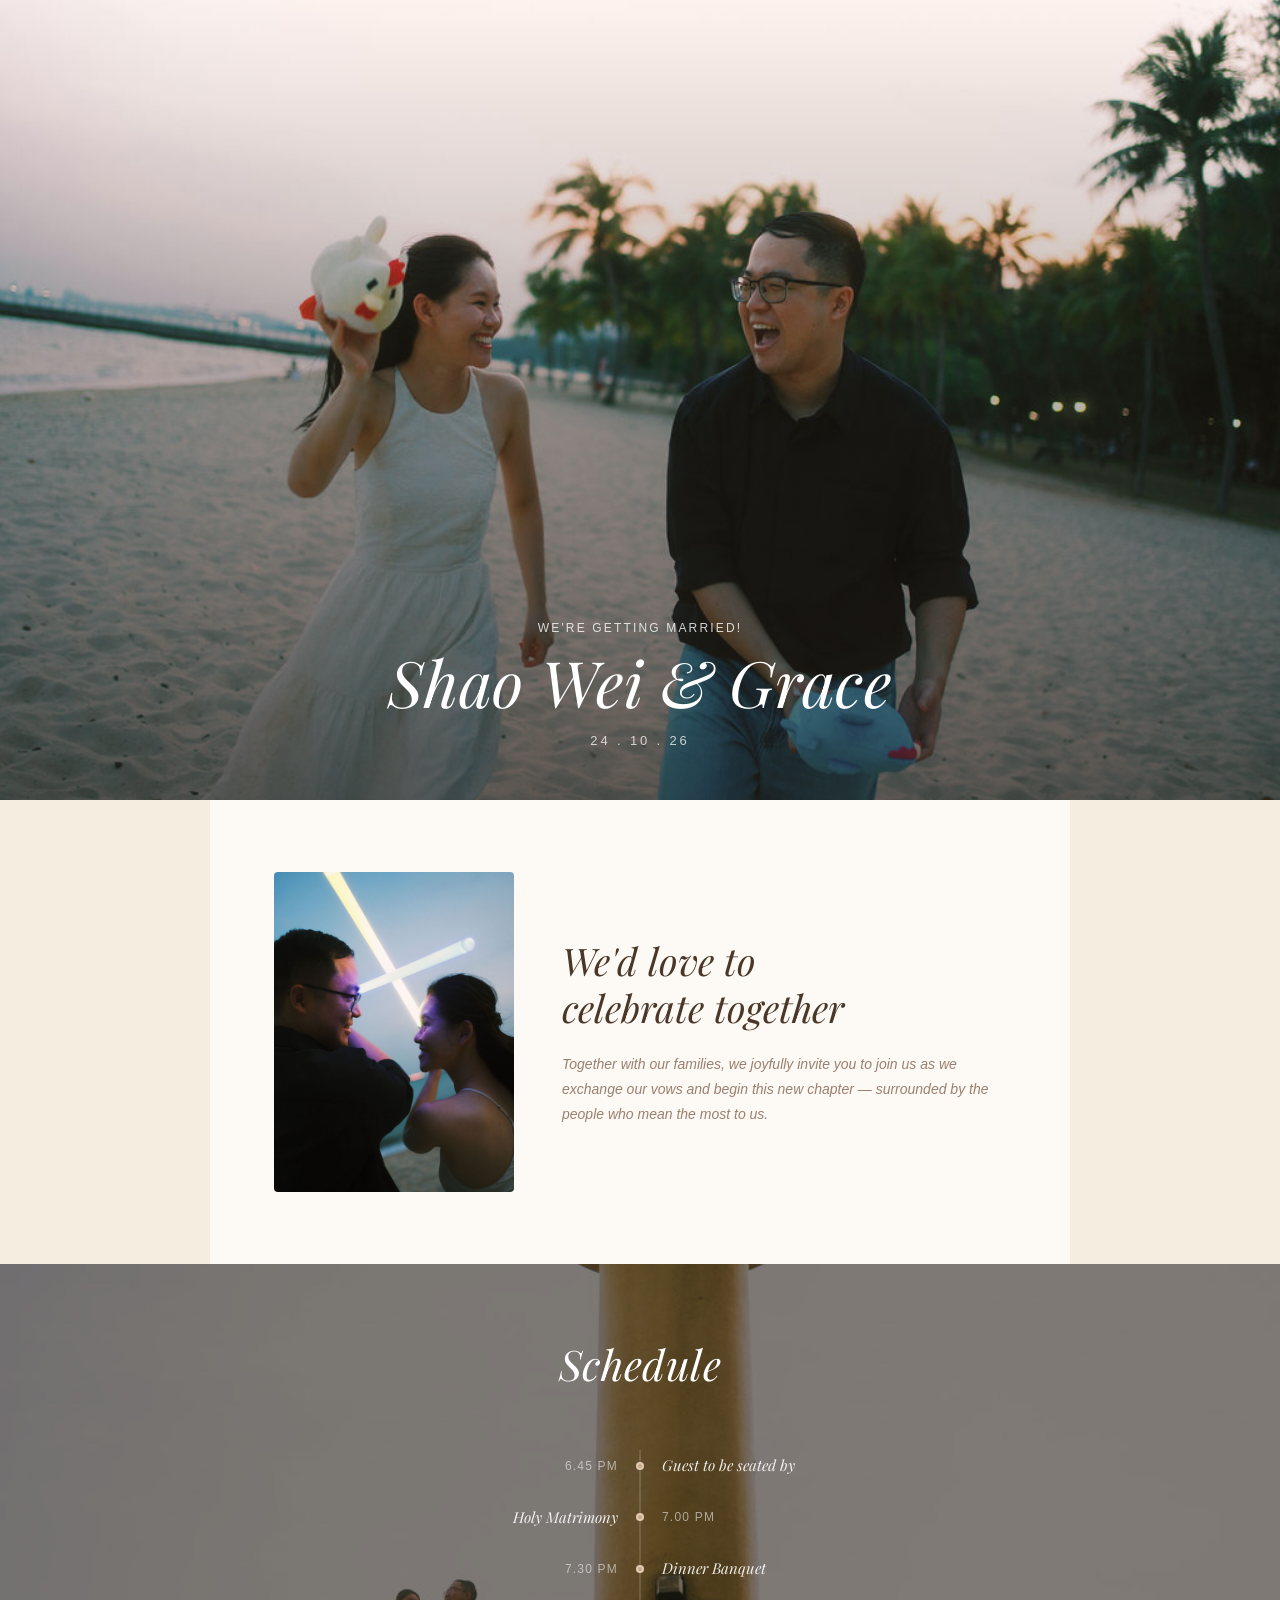
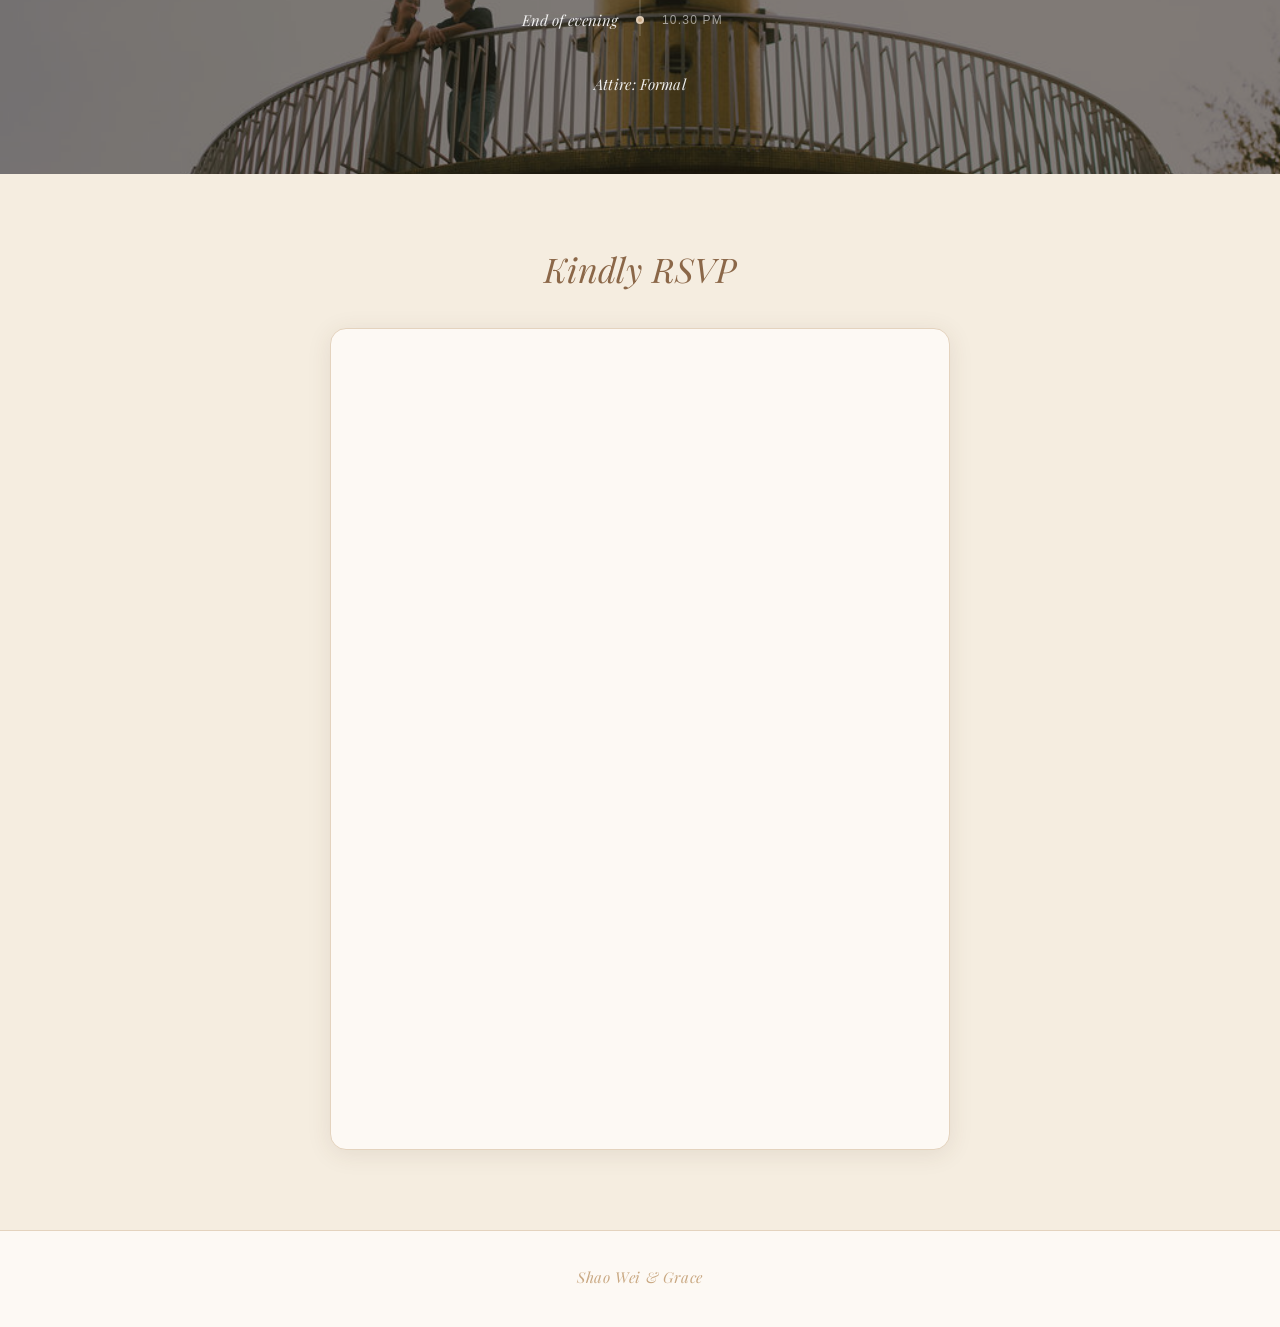
<file: index.html>
<!DOCTYPE html>
<html lang="en">
<head>
  <meta charset="UTF-8">
  <title>Shao Wei & Grace — RSVP</title>
  <meta name="viewport" content="width=device-width, initial-scale=1.0">
  <link rel="stylesheet" href="style.css">
  <link href="https://fonts.googleapis.com/css2?family=Playfair+Display:ital,wght@0,400;0,600;1,400;1,600&display=swap" rel="stylesheet">
</head>
<body class="rsvp-page">

  <!-- ══ HERO ══════════════════════════════════════════════ -->
  <section class="hero reveal">
    <!--
      Change 1: mobile gets hero-mobile-1.jpg, desktop keeps hero-1.jpg.
      <picture> lets the browser pick the right source per breakpoint;
      the <img> fallback is the desktop version.
    -->
    <picture class="hero__bg-picture">
      <source media="(max-width: 559px)" srcset="assets/hero-mobile-1.jpg">
      <img
        src="assets/hero-1.jpg"
        alt=""
        role="presentation"
        class="hero__bg"
        onerror="this.style.display='none'"
      >
    </picture>
    <div class="hero__overlay"></div>
    <div class="hero__text">
      <p class="hero__eyebrow">We're getting married!</p>
      <h1 class="hero__names">Shao Wei &amp; Grace</h1>
      <p class="hero__date">24 . 10 . 26</p>
    </div>
  </section>

  <!-- ══ PORTRAIT + INVITE ══════════════════════════════════ -->
  <div class="invite-outer">
    <section class="invite reveal">
      <div class="invite__portrait">
        <!--
          Change 3: desktop uses body-pic-3-desktop.jpg.
          Change 2: mobile keeps body-pic-3.jpg but object-position is
                    adjusted in CSS to shift framing up.
          <picture> swaps the source; CSS handles mobile crop position.
        -->
        <picture>
          <source media="(min-width: 560px)" srcset="assets/body-pic-3-desktop.jpg">
          <img
            src="assets/body-pic-3.jpg"
            alt="Shao Wei and Grace"
            class="invite__portrait-img"
            onerror="this.style.opacity='0'"
          >
        </picture>
      </div>
      <div class="invite__copy">
        <h2 class="invite__headline">We'd love to<br>celebrate together</h2>
        <p class="invite__subtext">
          Together with our families, we joyfully invite you to join us as we
          exchange our vows and begin this new chapter — surrounded by the people
          who mean the most to us.
        </p>
      </div>
    </section>
  </div>

  <!-- ══ SCHEDULE ═══════════════════════════════════════════ -->
  <section class="schedule reveal">
    <div class="schedule__overlay"></div>
    <div class="schedule__inner">
      <h2 class="schedule__title">Schedule</h2>
      <ol class="timeline" role="list">
        <li class="timeline__item">
          <span class="timeline__time">6.45 pm</span>
          <span class="timeline__dot" aria-hidden="true"></span>
          <span class="timeline__event">Guest to be seated by</span>
        </li>
        <li class="timeline__item">
          <span class="timeline__time">7.00 pm</span>
          <span class="timeline__dot" aria-hidden="true"></span>
          <span class="timeline__event">Holy Matrimony</span>
        </li>
        <li class="timeline__item">
          <span class="timeline__time">7.30 pm</span>
          <span class="timeline__dot" aria-hidden="true"></span>
          <span class="timeline__event">Dinner Banquet</span>
        </li>
        <li class="timeline__item">
          <span class="timeline__time">10.30 pm</span>
          <span class="timeline__dot" aria-hidden="true"></span>
          <span class="timeline__event">End of evening</span>
        </li>
      </ol>
      <p class="schedule__attire">Attire: Formal</p>
    </div>
  </section>

  <!-- ══ RSVP FORM ══════════════════════════════════════════ -->
  <section class="form-section reveal">
    <div class="form-section__header">
      <h2 class="form-section__title">Kindly RSVP</h2>
    </div>
    <div class="form-card">
      <iframe
        src="https://docs.google.com/forms/d/e/1FAIpQLScbn2B3UfhRGvUdL8sd8YU0qMnWtVeVvzJMNAxGI_AAtPn_wA/viewform?usp=header"
        title="RSVP Form"
        frameborder="0"
        marginheight="0"
        marginwidth="0"
        loading="lazy"
      >Loading…</iframe>
    </div>
  </section>

  <!-- ══ FOOTER ════════════════════════════════════════════ -->
  <footer class="site-footer reveal">
    <p class="footer-deco">Shao Wei &amp; Grace</p>
  </footer>

  <script>
    // Scroll-triggered reveal
    const observer = new IntersectionObserver(
      entries => entries.forEach(e => {
        if (e.isIntersecting) {
          e.target.classList.add('revealed');
          observer.unobserve(e.target);
        }
      }),
      { threshold: 0.1 }
    );
    document.querySelectorAll('.reveal').forEach(el => observer.observe(el));
  </script>

</body>
</html>
</file>
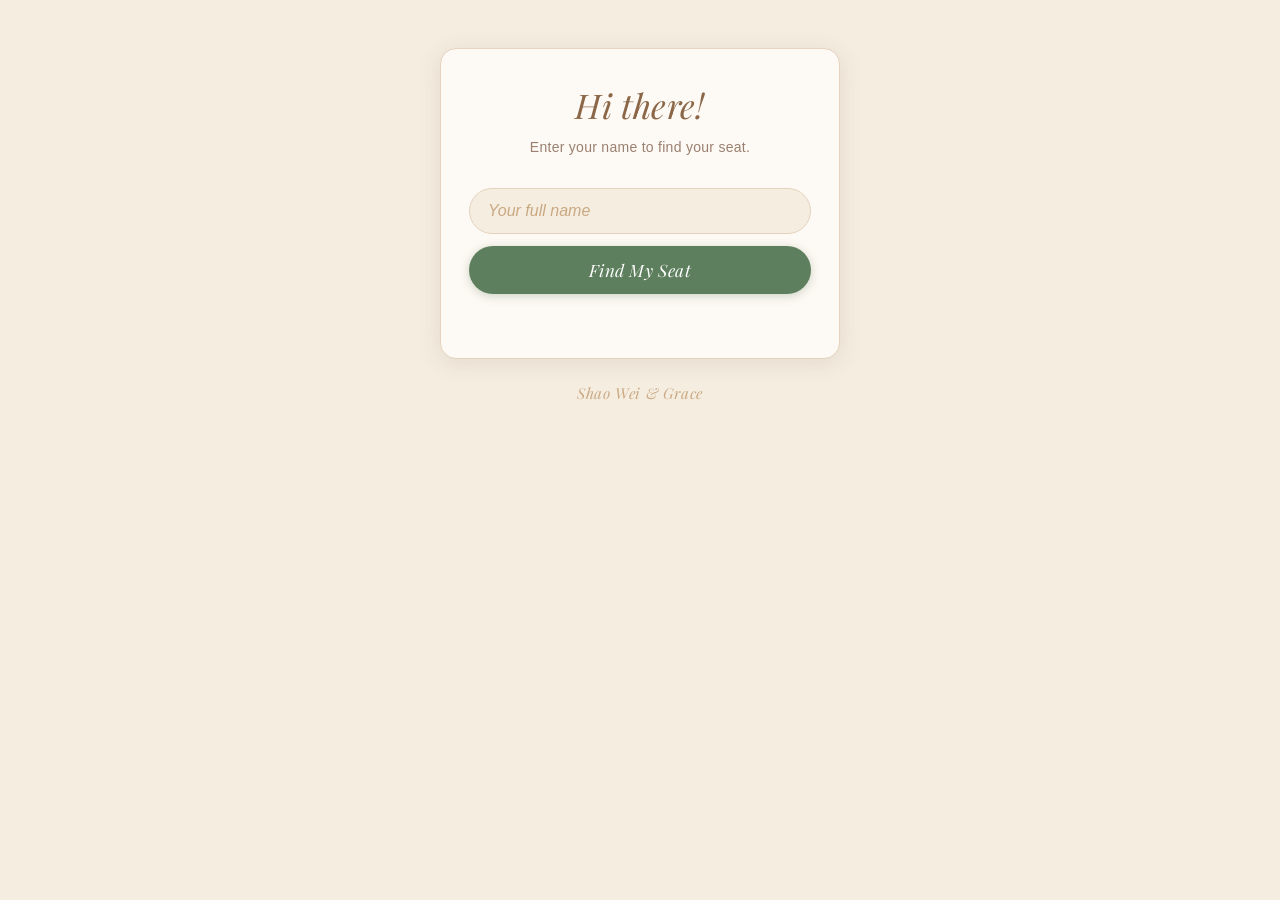
<file: seating.html>
<!DOCTYPE html>
<html lang="en">
<head>
  <meta charset="UTF-8">
  <title>Find Your Table</title>
  <meta name="viewport" content="width=device-width, initial-scale=1.0">
  <link rel="stylesheet" href="style.css">
  <link href="https://fonts.googleapis.com/css2?family=Playfair+Display:ital,wght@0,400;0,600;1,400&display=swap" rel="stylesheet">
</head>
<body>

  <div class="page-wrap">

    <main class="card">

      <div class="header">
        <h1>Hi there!</h1>
        <p class="subtitle">Enter your name to find your seat.</p>
      </div>

      <div class="search-area">
        <label for="nameInput" class="sr-only">Your name</label>
        <input
          id="nameInput"
          type="text"
          placeholder="Your full name"
          autocomplete="off"
          autocorrect="off"
          spellcheck="false"
        >
        <button onclick="findGuest()" id="searchBtn">Find My Seat</button>
      </div>

      <div id="result" role="status" aria-live="polite"></div>

      <!--
        Floorplan block — hidden until a search returns a result.
        See "highlightTable()" in script.js: it positions #spotlight
        over the matched table using percentages from tablePositions,
        so it scales correctly at any screen size.
      -->
      <div class="floorplan-wrap" id="floorplanWrap" hidden>
        <div class="floorplan-frame" id="floorplanFrame">
          <img
            id="floorplanImg"
            alt="Wedding reception floorplan"
            onerror="this.closest('.floorplan-wrap').hidden = true; console.warn('Floorplan image failed to load — check that FLOORPLAN_IMAGE in script.js matches the real file path under /assets/.');"
          >
          <div class="spotlight" id="spotlight" hidden></div>
        </div>
        <p class="floorplan-caption" id="floorplanCaption"></p>
      </div>

    </main>

    <p class="footer-deco">Shao Wei &amp; Grace</p>

  </div>

  <script src="script.js"></script>
</body>
</html>
</file>
<file: style.css>
/* ============================================================
   WEDDING — style.css
   Shared between seating.html and index.html (RSVP)
   Palette: sage, cream, warm beige, light brown
   ============================================================ */

:root {
  --sage:        #8aab89;
  --sage-dark:   #5e7f5d;
  --sage-light:  #c8dbc7;
  --beige:       #f5ede0;
  --beige-dark:  #e4d3be;
  --brown:       #8b6748;
  --brown-light: #c9a882;
  --cream:       #fdf9f4;
  --text:        #4a3728;
  --text-soft:   #9a8070;
  --shadow:      rgba(74, 55, 40, 0.10);
  --radius:      16px;

  --font-sans:   "Gill Sans Nova", "Gill Sans MT", "Gill Sans", Optima, Candara, sans-serif;
  --font-serif:  "Playfair Display", Georgia, "Times New Roman", serif;
}

/* ── Reset ──────────────────────────────────────────── */
*, *::before, *::after { box-sizing: border-box; margin: 0; padding: 0; }

.sr-only {
  position: absolute; width: 1px; height: 1px;
  overflow: hidden; clip: rect(0,0,0,0); white-space: nowrap;
}

/* ── Animations ─────────────────────────────────────── */
@keyframes fadeIn {
  from { opacity: 0; transform: translateY(10px); }
  to   { opacity: 1; transform: translateY(0); }
}

@keyframes fadeInUp {
  from { opacity: 0; transform: translateY(16px); }
  to   { opacity: 1; transform: translateY(0); }
}

@keyframes popIn {
  from { opacity: 0; transform: translateY(8px) scale(0.97); }
  to   { opacity: 1; transform: translateY(0)   scale(1); }
}

/* ── Body ───────────────────────────────────────────── */
body {
  font-family: var(--font-sans);
  background-color: var(--beige);
  min-height: 100dvh;
  display: flex;
  align-items: flex-start;
  justify-content: center;
  color: var(--text);
}

/* ── Page wrap (seating page) ───────────────────────── */
.page-wrap {
  width: 100%;
  max-width: 440px;
  display: flex;
  flex-direction: column;
  align-items: center;
  padding: 48px 20px 0;
  animation: fadeIn 0.8s ease both;
}

/* ── Main card (seating page) ───────────────────────── */
.card {
  width: 100%;
  background: var(--cream);
  border: 1px solid var(--beige-dark);
  border-radius: var(--radius);
  padding: 36px 28px 40px;
  box-shadow: 0 4px 24px var(--shadow);
}

/* ── Header ─────────────────────────────────────────── */
.header {
  text-align: center;
  margin-bottom: 30px;
}

h1 {
  font-family: var(--font-serif);
  font-style: italic;
  font-weight: 400;
  font-size: clamp(26px, 7vw, 34px);
  color: var(--brown);
  letter-spacing: 0.01em;
  line-height: 1.2;
}

.subtitle {
  margin-top: 10px;
  font-size: 14px;
  font-weight: 400;
  color: var(--text-soft);
  line-height: 1.6;
  letter-spacing: 0.02em;
}

/* ── Search area ────────────────────────────────────── */
.search-area {
  display: flex;
  flex-direction: column;
  gap: 12px;
}

input {
  width: 100%;
  padding: 13px 18px;
  border: 1px solid var(--beige-dark);
  border-radius: 50px;
  background: var(--beige);
  font-family: var(--font-sans);
  font-size: 16px;
  color: var(--text);
  outline: none;
  transition: border-color 0.2s, box-shadow 0.2s;
  appearance: none;
  -webkit-appearance: none;
}

input::placeholder {
  color: var(--brown-light);
  font-style: italic;
}

input:focus {
  border-color: var(--sage);
  box-shadow: 0 0 0 3px rgba(138, 171, 137, 0.2);
  background: #fff;
}

button {
  width: 100%;
  padding: 13px 28px;
  border: none;
  border-radius: 50px;
  background: var(--sage-dark);
  color: #fff;
  font-family: var(--font-serif);
  font-style: italic;
  font-size: 17px;
  letter-spacing: 0.03em;
  cursor: pointer;
  box-shadow: 0 2px 10px rgba(94, 127, 93, 0.3);
  transition: background 0.2s, box-shadow 0.2s, transform 0.12s;
  -webkit-tap-highlight-color: transparent;
}

button:hover {
  background: #4e6e4d;
  box-shadow: 0 4px 14px rgba(94, 127, 93, 0.38);
}

button:active {
  transform: scale(0.97);
  box-shadow: 0 1px 6px rgba(94, 127, 93, 0.25);
}

/* ── Result area ────────────────────────────────────── */
#result {
  margin-top: 24px;
  display: flex;
  flex-direction: column;
  gap: 12px;
}

/* ── Found: result card ─────────────────────────────── */
.result-card {
  display: flex;
  align-items: center;
  gap: 26px;
  background: #fff;
  border: 1px solid var(--beige-dark);
  border-radius: var(--radius);
  padding: 20px 22px;
  box-shadow: 0 2px 10px var(--shadow);
  animation: popIn 0.35s cubic-bezier(0.34, 1.46, 0.64, 1) both;
}

.table-badge {
  flex-shrink: 0;
  width: 76px;
  height: 76px;
  border-radius: 50%;
  background: var(--beige);
  border: 1px solid var(--beige-dark);
  display: flex;
  flex-direction: column;
  align-items: center;
  justify-content: center;
}

/* "TABLE" label — sits slightly closer to the number beneath it */
.badge-label {
  font-size: 9px;
  font-weight: 600;
  letter-spacing: 0.1em;
  text-transform: uppercase;
  color: var(--text-soft);
  line-height: 1;
  margin-bottom: -2px; /* pulls the number up toward the label */
}

.badge-number {
  font-family: var(--font-serif);
  font-size: 28px;
  font-weight: 600;
  color: var(--brown);
  line-height: 1.1; /* slightly tighter than before (was 1.15) */
}

/* VIP badges show "VIP" over the seat number, both at the same size
   (rather than the small-label / big-number split used for ordinary
   numbered tables), since neither word is more important here. */
.badge-vip-line {
  font-family: var(--font-serif);
  font-size: 16px;
  font-weight: 700;
  letter-spacing: 0.03em;
  text-transform: uppercase;
  color: var(--brown);
  line-height: 1.25;
}

.result-info { flex: 1; min-width: 0; }

.result-name {
  font-family: var(--font-serif);
  font-size: 17px;
  font-weight: 600;
  color: var(--text);
  white-space: nowrap;
  overflow: hidden;
  text-overflow: ellipsis;
}

.result-desc {
  margin-top: 3px;
  font-size: 13px;
  color: var(--text-soft);
}

/* ── Special dietary line (shown only when a guest has one) ──
   Added for the Google Sheet "Dietary Restrictions" column. */
.diet-line {
  display: inline-block;
  margin-top: 6px;
  padding: 3px 10px;
  font-size: 12px;
  font-family: var(--font-sans);
  color: var(--sage-dark);
  background: var(--sage-light);
  border-radius: 999px;
}

/* ── Not found card ─────────────────────────────────── */
.not-found-card {
  background: var(--cream);
  border: 1px solid var(--beige-dark);
  border-radius: var(--radius);
  padding: 22px 20px;
  text-align: center;
  animation: popIn 0.3s ease both;
}

.not-found-card strong {
  display: block;
  font-family: var(--font-serif);
  font-size: 16px;
  color: var(--brown);
  margin-bottom: 6px;
}

.not-found-card p {
  font-size: 14px;
  color: var(--text-soft);
  line-height: 1.6;
}

/* ── Loading state (shown briefly while the API call is in flight) ── */
.loading-text {
  text-align: center;
  font-family: var(--font-serif);
  font-style: italic;
  font-size: 15px;
  color: var(--text-soft);
  padding: 8px 0;
}

/* ── Multiple matches label ─────────────────────────── */
.matches-header {
  text-align: center;
  font-size: 12px;
  color: var(--text-soft);
  letter-spacing: 0.08em;
  text-transform: uppercase;
}

/* ── Floorplan (seating page) ────────────────────────────────
   Added for table highlighting. Hidden until a search finds
   exactly one guest; see highlightTable() in script.js. */
.floorplan-wrap {
  width: 100%;
  margin-top: 22px;
}

.floorplan-caption {
  text-align: center;
  font-family: var(--font-serif);
  font-style: italic;
  font-size: 13px;
  color: var(--text-soft);
  margin: 10px 4px 0;
}

.floorplan-frame {
  position: relative;
  width: 100%;
  /* Matches the real floorplan image's own proportions (1366x768), so
     the frame keeps a sensible shape even before the image has loaded
     — and never collapses to a sliver if the image path is wrong. */
  aspect-ratio: 1366 / 768;
  border-radius: var(--radius);
  overflow: hidden; /* clips the spotlight's giant box-shadow to the frame */
  border: 1px solid var(--beige-dark);
  background: var(--beige);
  box-shadow: 0 2px 10px var(--shadow);
  line-height: 0;
}

.floorplan-frame img {
  display: block;
  width: 100%;
  height: 100%;
  object-fit: cover;
}

/*
  Spotlight technique: this element is positioned (via % left/top/
  width/height, set from tablePositions in script.js) exactly over the
  target table. It has no background of its own — its box-shadow is a
  huge (9999px) spread of a dark colour, which paints the ENTIRE frame
  dark except for the element's own rectangle, leaving that one spot
  at full brightness. A sage ring + soft glow are layered into the
  same box-shadow so the highlight is unmistakable on a phone screen.
*/
.spotlight {
  display: none; /* spotlight element kept in HTML but never shown */
}
.spotlight[hidden] { display: none; }

/* ── Footer name ────────────────────────────────────── */
.footer-deco {
  font-family: var(--font-serif);
  font-style: italic;
  font-size: 15px;
  color: var(--brown-light);
  letter-spacing: 0.04em;
  text-align: center;
}

/* Seating page footer spacing */
.page-wrap .footer-deco {
  margin-top: 24px;
  margin-bottom: 48px;
}


/* ============================================================
   RSVP PAGE — index.html additions
   (unchanged — nothing below this line was modified)
   ============================================================ */

/* ── Body override for RSVP (full-width, no flex centering) ── */
body.rsvp-page {
  display: block;
  background-color: var(--beige);
  max-width: 100%;
}

/* ── Scroll reveal ───────────────────────────────────── */
.reveal {
  opacity: 0;
  transform: translateY(24px);
  transition: opacity 0.75s ease, transform 0.75s ease;
}
.reveal.revealed {
  opacity: 1;
  transform: translateY(0);
}

/* ── HERO ────────────────────────────────────────────── */
.hero {
  position: relative;
  width: 100%;
  height: 100svh;
  min-height: 520px;
  max-height: 800px;
  overflow: hidden;
  display: flex;
  align-items: flex-end;
  justify-content: center;
}

.hero__bg-picture {
  position: absolute;
  inset: 0;
  width: 100%;
  height: 100%;
  display: block;
}

.hero__bg {
  width: 100%;
  height: 100%;
  object-fit: cover;
  object-position: center 70%;
  display: block;
  background-color: #3a3630;
}

@media (max-width: 559px) {
  .hero__bg {
    object-position: center center;
  }
}

.hero__overlay {
  position: absolute;
  inset: 0;
  background: linear-gradient(
    to bottom,
    rgba(30, 24, 18, 0.00) 0%,
    rgba(30, 24, 18, 0.30) 50%,
    rgba(30, 24, 18, 0.60) 100%
  );
}

.hero__text {
  position: relative;
  z-index: 1;
  text-align: center;
  padding: 0 24px 52px;
  width: 100%;
}

.hero__eyebrow {
  font-family: var(--font-sans);
  font-size: 12px;
  letter-spacing: 0.18em;
  text-transform: uppercase;
  color: rgba(255, 255, 255, 0.80);
  margin-bottom: 12px;
}

.hero__names {
  font-family: var(--font-serif);
  font-style: italic;
  font-weight: 400;
  font-size: clamp(38px, 10vw, 64px);
  line-height: 1.1;
  letter-spacing: 0.01em;
  color: #fff !important;
}

.hero__date {
  margin-top: 16px;
  font-family: var(--font-sans);
  font-size: 13px;
  letter-spacing: 0.22em;
  color: rgba(255, 255, 255, 0.75);
}

/* ── INVITE outer wrapper ───────────────────────────── */
.invite-outer {
  width: 100%;
  background-color: var(--beige);
  display: flex;
  justify-content: center;
}

/* ── INVITE (portrait + copy) ───────────────────────── */
.invite {
  background: var(--cream);
  padding: 56px 32px;
  display: flex;
  flex-direction: column;
  align-items: flex-start;
  gap: 32px;
  width: 100%;
  max-width: 860px;
  margin: 0 auto;
}

/* ── Portrait container ─────────────────────────────── */
.invite__portrait {
  width: 100%;
  max-width: 100%;
  aspect-ratio: 4 / 3;
  overflow: hidden;
  border-radius: 6px;
  background-color: var(--beige-dark);
  flex-shrink: 0;
  box-shadow: 0 3px 16px rgba(74, 55, 40, 0.12);
}

.invite__portrait picture {
  display: block;
  width: 100%;
  height: 100%;
}

.invite__portrait-img {
  width: 100%;
  height: 100%;
  object-fit: cover;
  display: block;
  object-position: center center;
}

@media (max-width: 559px) {
  .invite__portrait-img {
    object-position: center 65%;
  }
}

.invite__copy {
  flex: 1;
  padding: 0 4px;
}

.invite__headline {
  font-family: var(--font-serif);
  font-style: italic;
  font-weight: 400;
  font-size: clamp(26px, 6vw, 38px);
  color: var(--text);
  line-height: 1.25;
  margin-bottom: 20px;
}

.invite__subtext {
  font-family: var(--font-sans);
  font-size: 14px;
  color: var(--text-soft);
  line-height: 1.8;
  margin-bottom: 0;
  font-style: italic;
  max-width: 480px;
}

/* Desktop: side-by-side */
@media (min-width: 560px) {
  .invite {
    flex-direction: row;
    align-items: center;
    padding: 72px 64px;
    gap: 48px;
  }

  .invite__portrait {
    max-width: 240px;
    aspect-ratio: 3 / 4;
    box-shadow: none;
    border-radius: 4px;
  }

  .invite__copy {
    padding: 0;
  }
}

/* ── SCHEDULE ─────────────────────────────────────────── */
.schedule {
  position: relative;
  width: 100%;
  padding: 72px 24px 80px;
  display: flex;
  align-items: center;
  justify-content: center;
  min-height: 480px;
  overflow: hidden;

  background-image: url('assets/body-pic-4.jpg');
  background-size: cover;
  background-position: center 70%;
  background-repeat: no-repeat;
}

@media (min-width: 560px) {
  .schedule {
    background-position: center 85%;
  }
}

.schedule__overlay {
  position: absolute;
  inset: 0;
  background: rgba(18, 15, 10, 0.52);
}

.schedule__inner {
  position: relative;
  z-index: 1;
  width: 100%;
  max-width: 480px;
  text-align: center;
}

.schedule__title {
  font-family: var(--font-serif);
  font-style: italic;
  font-weight: 400;
  font-size: clamp(28px, 7vw, 42px);
  margin-bottom: 48px;
  letter-spacing: 0.01em;
  color: #fff !important;
}

.timeline {
  list-style: none;
  position: relative;
  display: flex;
  flex-direction: column;
  gap: 0;
}

.timeline::before {
  content: '';
  position: absolute;
  left: 50%;
  top: 10px;
  bottom: 10px;
  width: 1px;
  background: rgba(255, 255, 255, 0.28);
  transform: translateX(-50%);
}

.timeline__item {
  display: grid;
  grid-template-columns: 1fr 20px 1fr;
  align-items: center;
  gap: 0 12px;
  padding: 16px 0;
  position: relative;
}

@media (max-width: 559px) {
  .timeline__item {
    padding: 22px 0;
  }
  .schedule__title {
    margin-bottom: 56px;
  }
}

.timeline__item:nth-child(odd) .timeline__time  { text-align: right; order: 1; }
.timeline__item:nth-child(odd) .timeline__dot   { order: 2; }
.timeline__item:nth-child(odd) .timeline__event { text-align: left;  order: 3; }

.timeline__item:nth-child(even) .timeline__event { text-align: right; order: 1; }
.timeline__item:nth-child(even) .timeline__dot   { order: 2; }
.timeline__item:nth-child(even) .timeline__time  { text-align: left;  order: 3; }

.timeline__time {
  font-family: var(--font-sans);
  font-size: 12px;
  letter-spacing: 0.1em;
  color: rgba(255, 255, 255, 0.55);
  text-transform: uppercase;
}

.timeline__dot {
  width: 8px;
  height: 8px;
  border-radius: 50%;
  background: var(--brown-light);
  border: 2px solid rgba(255, 255, 255, 0.4);
  justify-self: center;
  flex-shrink: 0;
}

.timeline__event {
  font-family: var(--font-serif);
  font-style: italic;
  font-size: 15px;
  color: rgba(255, 255, 255, 0.90);
  line-height: 1.3;
}

.schedule__attire {
  margin-top: 28px;
  text-align: center;
  font-family: var(--font-serif);
  font-style: italic;
  font-size: 15px;
  letter-spacing: 0.02em;
  color: rgba(255, 255, 255, 0.9);
}

/* ── FORM SECTION ─────────────────────────────────────── */
.form-section {
  background: var(--beige);
  padding: 72px 20px 80px;
  display: flex;
  flex-direction: column;
  align-items: center;
}

.form-section__header {
  text-align: center;
  margin-bottom: 36px;
}

.form-section__title {
  font-family: var(--font-serif);
  font-style: italic;
  font-weight: 400;
  font-size: clamp(26px, 6vw, 34px);
  color: var(--brown);
  letter-spacing: 0.01em;
}

.form-card {
  width: 100%;
  max-width: 620px;
  background: var(--cream);
  border: 1px solid var(--beige-dark);
  border-radius: var(--radius);
  box-shadow: 0 4px 24px var(--shadow);
  overflow: hidden;
}

.form-card iframe {
  display: block;
  width: 100%;
  height: 820px;
  border: none;
}

/* ── SITE FOOTER (RSVP page) ─────────────────────────── */
.site-footer {
  background: var(--cream);
  display: flex;
  flex-direction: column;
  align-items: center;
  padding: 36px 24px 40px;
  border-top: 1px solid var(--beige-dark);
}

.site-footer .footer-deco {
  margin-top: 0;
}
</file>
